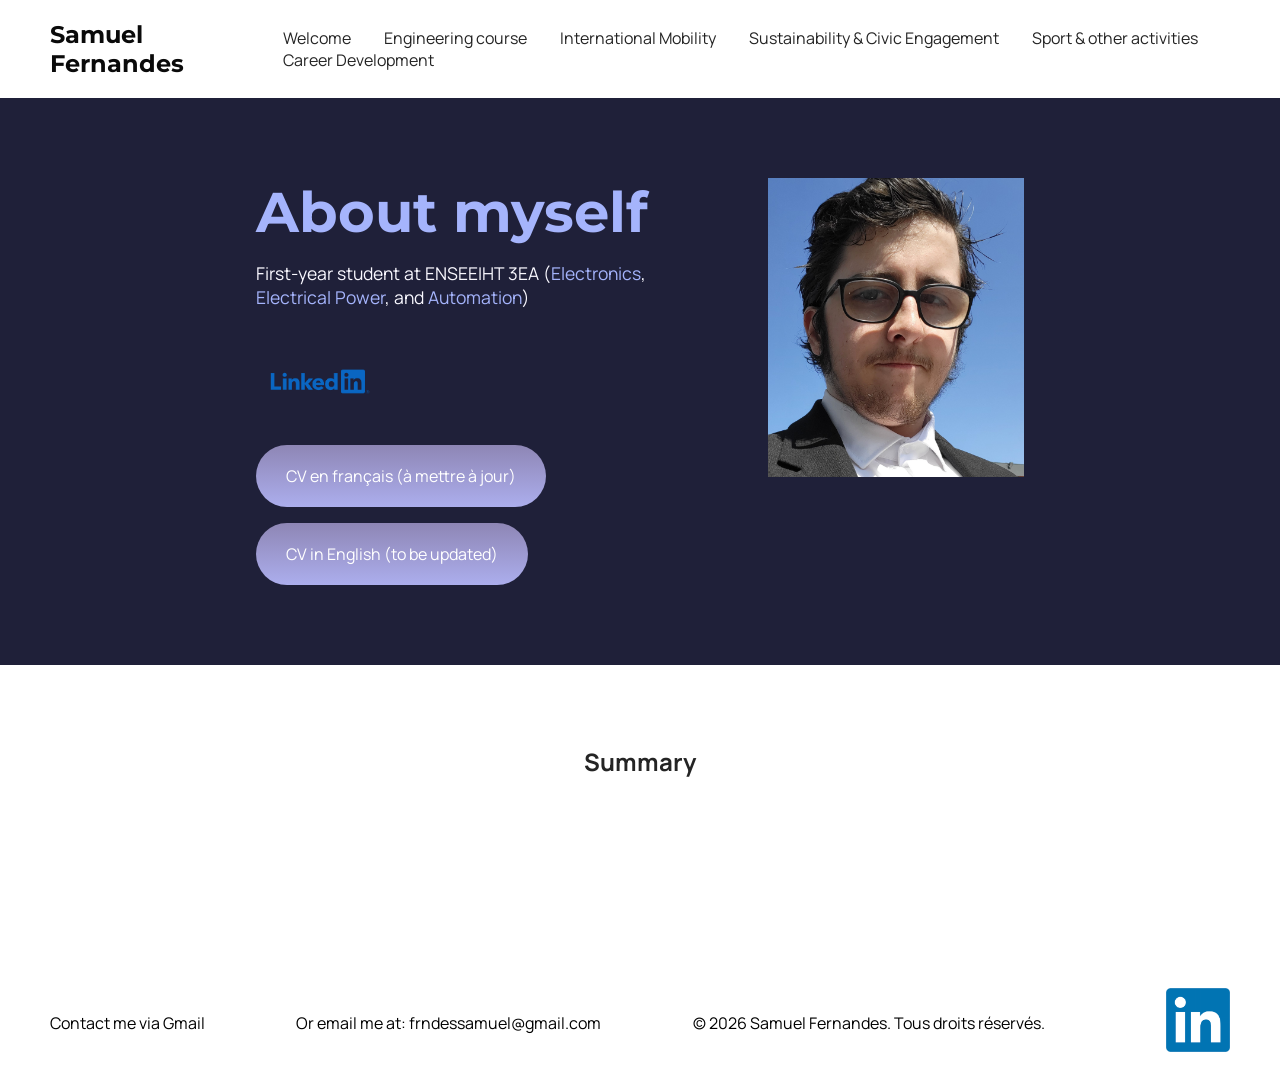
<file: index.html>
<!DOCTYPE html>
<html lang="fr">

<head>
    <meta charset="utf-8" >
    <title>Welcome</title>
    <link href="style/style.css" rel="stylesheet" >
    <link href="style/index.css" rel="stylesheet" >
    <link rel="preconnect" href="https://fonts.googleapis.com">
    <link rel="preconnect" href="https://fonts.gstatic.com" crossorigin>
    <link href="https://fonts.googleapis.com/css2?family=Manrope&family=Montserrat&display=swap" rel="stylesheet">
</head>

<body>
    <header>
        <nav>
            <p class="nom">Samuel Fernandes</p>
            <div>
                <a href="index.html">Welcome</a>
                <a href="Engineering course.html">Engineering course</a>
                <a href="International Mobility.html">International Mobility</a>
                <a href="Sustainability & Civic Engagement.html">Sustainability & Civic Engagement</a>
                <a href="Sport & other activities.html">Sport & other activities</a>
                <a href="Career Development.html">Career Development</a>
                
            </div>
        </nav>
    </header>
    <main>
        <section class="accueil-introduction">
            <div>
                <h1>About myself</h1>
                <p>
                    First-year student at ENSEEIHT 3EA (<em>Electronics</em>, <em>Electrical Power</em>, and <em>Automation</em>)
                </p>
                <div class="accueil-introduction-elements">
                    <div class="element">
                        <a target="_blank" href="https://www.linkedin.com/in/samuel-fernandes-414a6a2a8" class="lien-icone">
                            <img class="logo-linkedin2" src="images/LinkedIn-Logo.png" alt="Logo Linkedin" >
                        </a>

                        <a href="CV - Samuel Fernandes.pdf" target="_blank" class="cta">CV en français (à mettre à jour)
                        </a>
                        <a href="CV - Samuel Fernandes.pdf" target="_blank" class="cta">CV in English (to be updated)
                        </a>
                        <br>
                    </div>
                </div> 
                
            </div>
            <img class="Photo-personnelle" src="images/Photo-personnelle.jpg" alt="Portrait personnel" >
        </section>
        <section class="accueil-photos">
            <h2>Summary</h2>
            <div>
                <summary>
                </summary>
                
            </div>
            <div>
                <summary>
                </summary>
            </div>
        </section>
    </main>
    <footer>
        <a href="https://mail.google.com/mail/?view=cm&amp;fs=1&amp;to=frndessamuel%40gmail.com" target="_blank" rel="noopener noreferrer">Contact me via Gmail</a>
        <p class="footer-text">Or email me at: frndessamuel@gmail.com</p>
        <p class="footer-text">© 2026 Samuel Fernandes. Tous droits réservés.</p>
        <div>
            <a target="_blank" href="https://www.linkedin.com/in/samuel-fernandes-414a6a2a8" class="lien-icone">
                <img class="logo-linkedin" src="images/linkedin.png" alt="Logo Linkedin" >
            </a>
        </div>
    </footer>
</body>

</html>
</file>
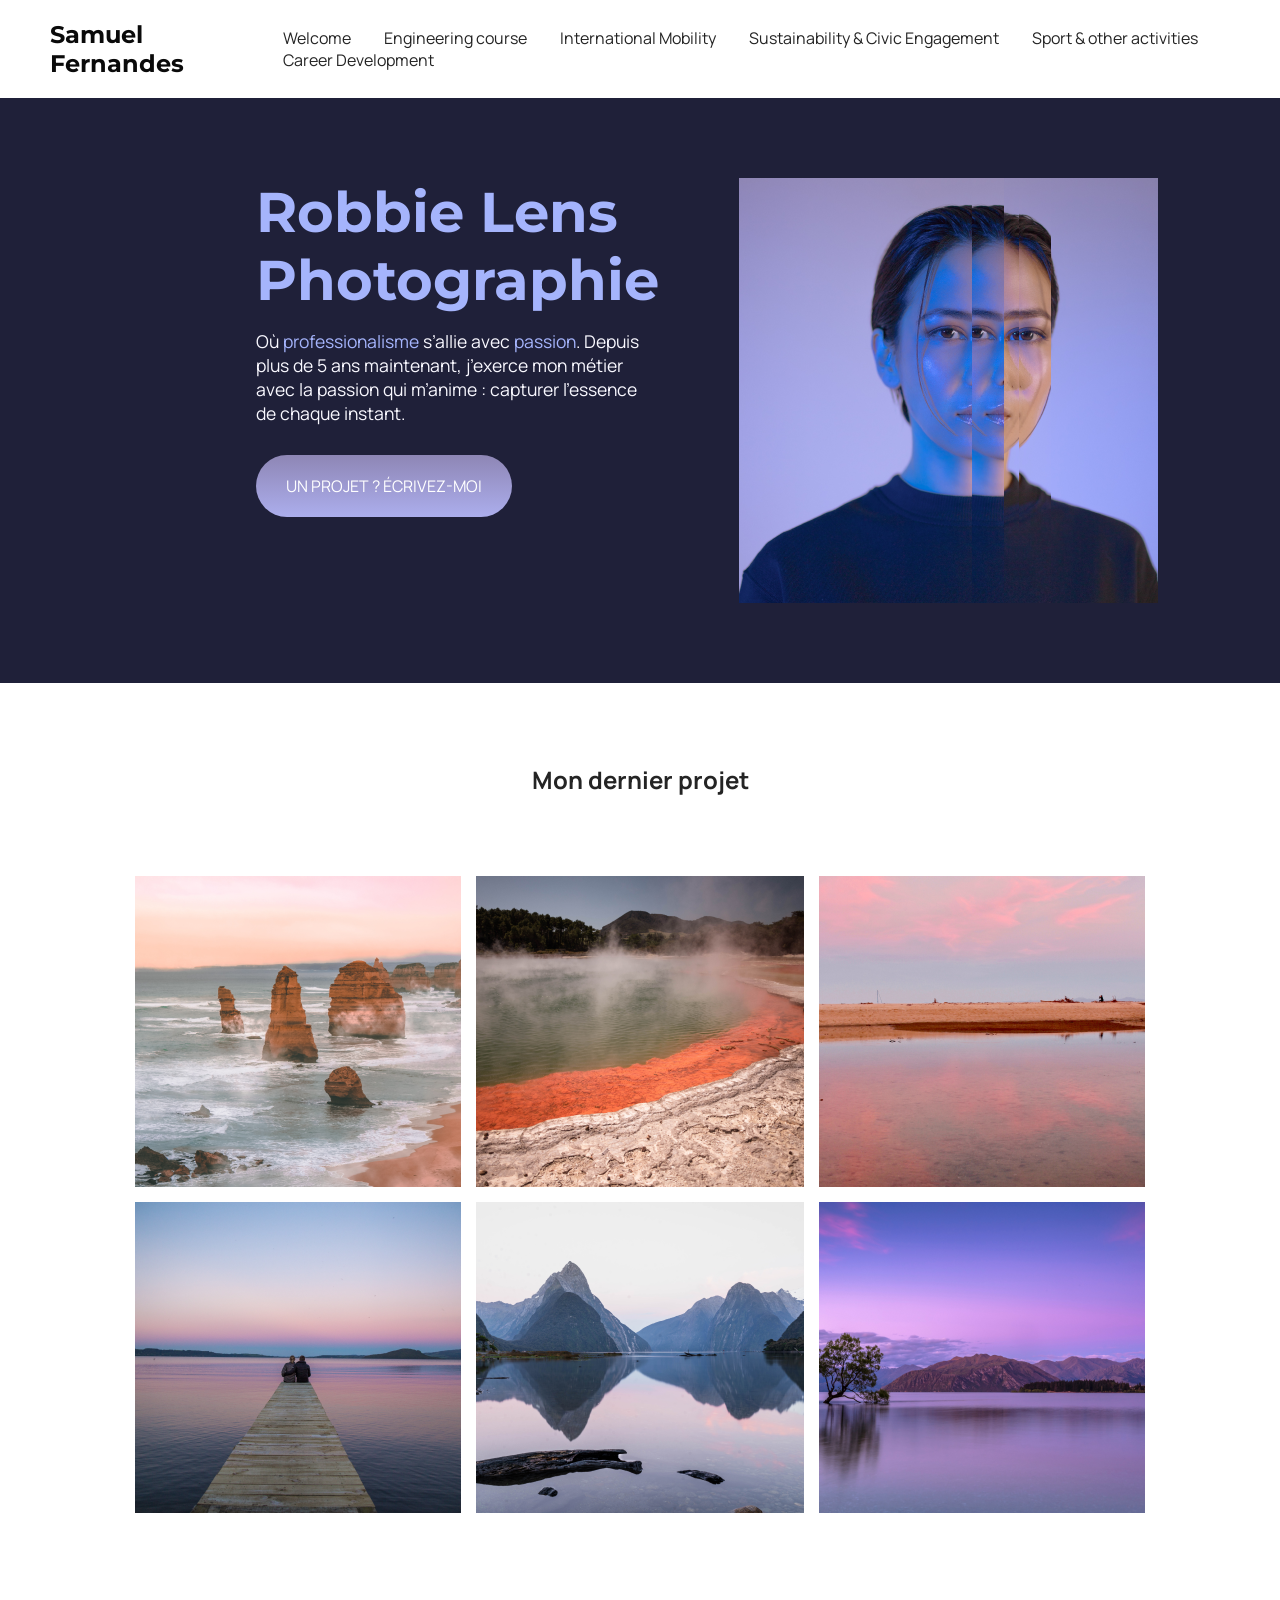
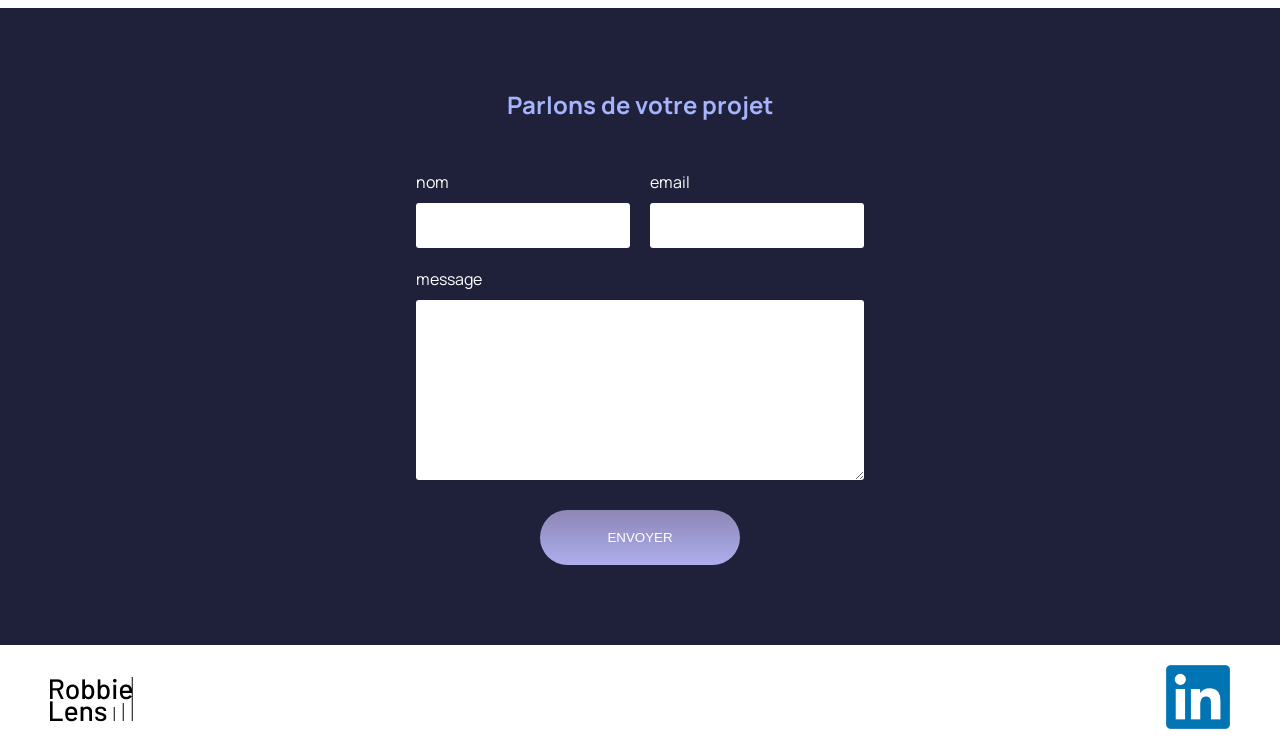
<file: Index.html>
<!DOCTYPE html>
<html lang="fr">

<head>
    <meta charset="utf-8" >
    <title>Welcome</title>
    <link href="style/style.css" rel="stylesheet" >
    <link href="style/index.css" rel="stylesheet" >
    <link rel="preconnect" href="https://fonts.googleapis.com">
    <link rel="preconnect" href="https://fonts.gstatic.com" crossorigin>
    <link href="https://fonts.googleapis.com/css2?family=Manrope&family=Montserrat&display=swap" rel="stylesheet">
</head>

<body>
    <header>
        <nav>
            <p class="nom">Samuel Fernandes</p>
            <div>
                <a href="Index.html">Welcome</a>
                <a href="Engineering course.html">Engineering course</a>
                <a href="International Mobility.html">International Mobility</a>
                <a href="Sustainability & Civic Engagement.html">Sustainability & Civic Engagement</a>
                <a href="Sport & other activities.html">Sport & other activities</a>
                <a href="Career Development.html">Career Development</a>
                
            </div>
        </nav>
    </header>
    <main>
        <section class="accueil-introduction">
            <div>
                <h1>Robbie Lens Photographie</h1>
                <p>
                    Où <em>professionalisme</em> s’allie avec <em>passion</em>. Depuis
                    plus de 5 ans maintenant, j’exerce mon métier avec la passion
                    qui m’anime : capturer l’essence de chaque instant.
                </p>
                <a href="#contact" class="cta">UN PROJET ? ÉCRIVEZ-MOI</a>
            </div>
            <img src="images/robbie-lens.png" alt="Portrait avec effet de la photographe Robbie Lens" >
        </section>
        <section class="accueil-photos">
            <h2>Mon dernier projet</h2>
            <div>
                <img src="images/accueil/element-1.png" alt="Twelve apostles - Australie" >
                <img src="images/accueil/element-2.png" alt="Wai-O-Tapu - Nouvelle-Zélande" >
                <img src="images/accueil/element-3.png" alt="Parc National d’Abel Tasman - Nouvelle-Zélande" >
            </div>
            <div>
                <img src="images/accueil/element-4.png" alt="Lac Rotorua - Nouvelle-Zélande" >
                <img src="images/accueil/element-5.png" alt="Milford Sound - Nouvelle-Zélande" >
                <img src="images/accueil/element-6.png" alt="Lac Wanaka - Nouvelle-Zélande" >
            </div>
        </section>
        <section id="contact" class="section-contact">
            <h2>Parlons de votre projet</h2>
            <form action="#" method="get">
                <div class="form-nom-email">
                    <div class="form-column">
                        <label for="nom">nom</label>
                        <input type="text" name="nom" id="nom" >
                    </div>
                    <div class="form-column">
                        <label for="email">email</label>
                        <input type="email" name="email" id="email" >
                    </div>
                </div>
                <label for="message">message</label>
                <textarea name="message" id="message" rows="10"></textarea>
                <input type="submit" value="ENVOYER" class="cta">
            </form>
        </section>
    </main>
    <footer>
        <img src="images/logo.png" alt="Logo Robbie Lens" >
        <div>
            <a target="_blank" href="https://www.linkedin.com/in/samuel-fernandes-414a6a2a8" class="lien-icone">
                <img class="logo-linkedin" src="images/linkedin.png" alt="Logo Linkedin" >
            </a>
        </div>
    </footer>
</body>

</html>
</file>
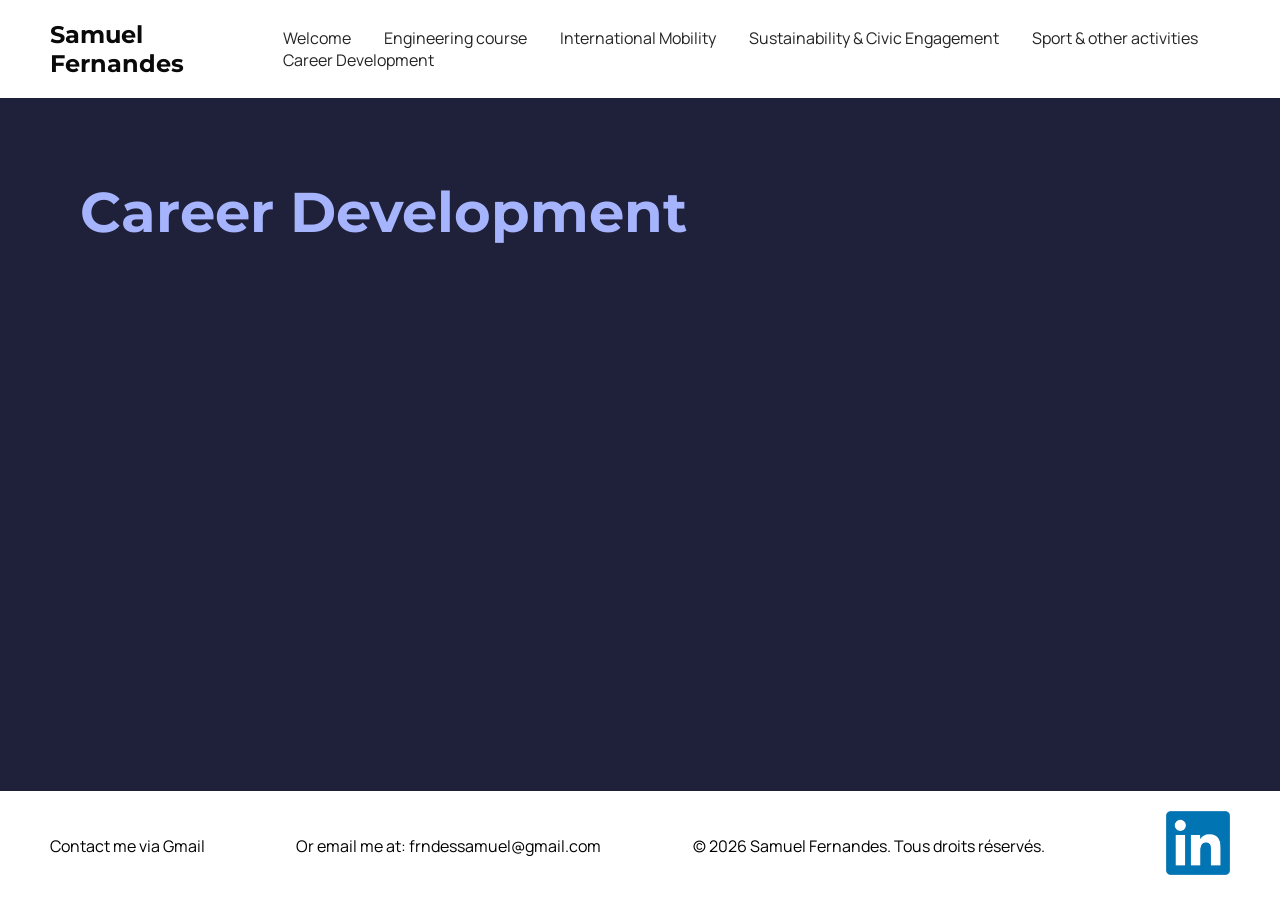
<file: Career Development.html>
<!DOCTYPE html>
<html lang="fr">

<head>
    <meta charset="utf-8" >
    <title>Portfolio - Robbie Lens Photographie</title>
    <link href="style/style.css" rel="stylesheet" >
    <link href="style/Career-Development.css" rel="stylesheet" >
    <link rel="preconnect" href="https://fonts.googleapis.com">
    <link rel="preconnect" href="https://fonts.gstatic.com" crossorigin>
    <link href="https://fonts.googleapis.com/css2?family=Manrope&family=Montserrat&display=swap" rel="stylesheet">
</head>

<body>
    <header>
        <nav>
            <p class="nom">Samuel Fernandes</p>
            <div>
                <a href="index.html">Welcome</a>
                <a href="Engineering course.html">Engineering course</a>
                <a href="International Mobility.html">International Mobility</a>
                <a href="Sustainability & Civic Engagement.html">Sustainability & Civic Engagement</a>
                <a href="Sport & other activities.html">Sport & other activities</a>
                <a href="Career Development.html">Career Development</a>
            </div>
        </nav>
    </header>
    <main>
        <section>
            <h1>Career Development</h1>
        </section>
    </main>
    <footer>
        <a href="https://mail.google.com/mail/?view=cm&amp;fs=1&amp;to=frndessamuel%40gmail.com" target="_blank" rel="noopener noreferrer">Contact me via Gmail</a>
        <p class="footer-text">Or email me at: frndessamuel@gmail.com</p>
        <p class="footer-text">© 2026 Samuel Fernandes. Tous droits réservés.</p>
        <div>
            <a target="_blank" href="https://www.linkedin.com/in/samuel-fernandes-414a6a2a8" class="lien-icone">
                <img class="logo-linkedin" src="images/linkedin.png" alt="Logo Linkedin" >
            </a>
        </div>
    </footer>
</body>

</html>
</file>
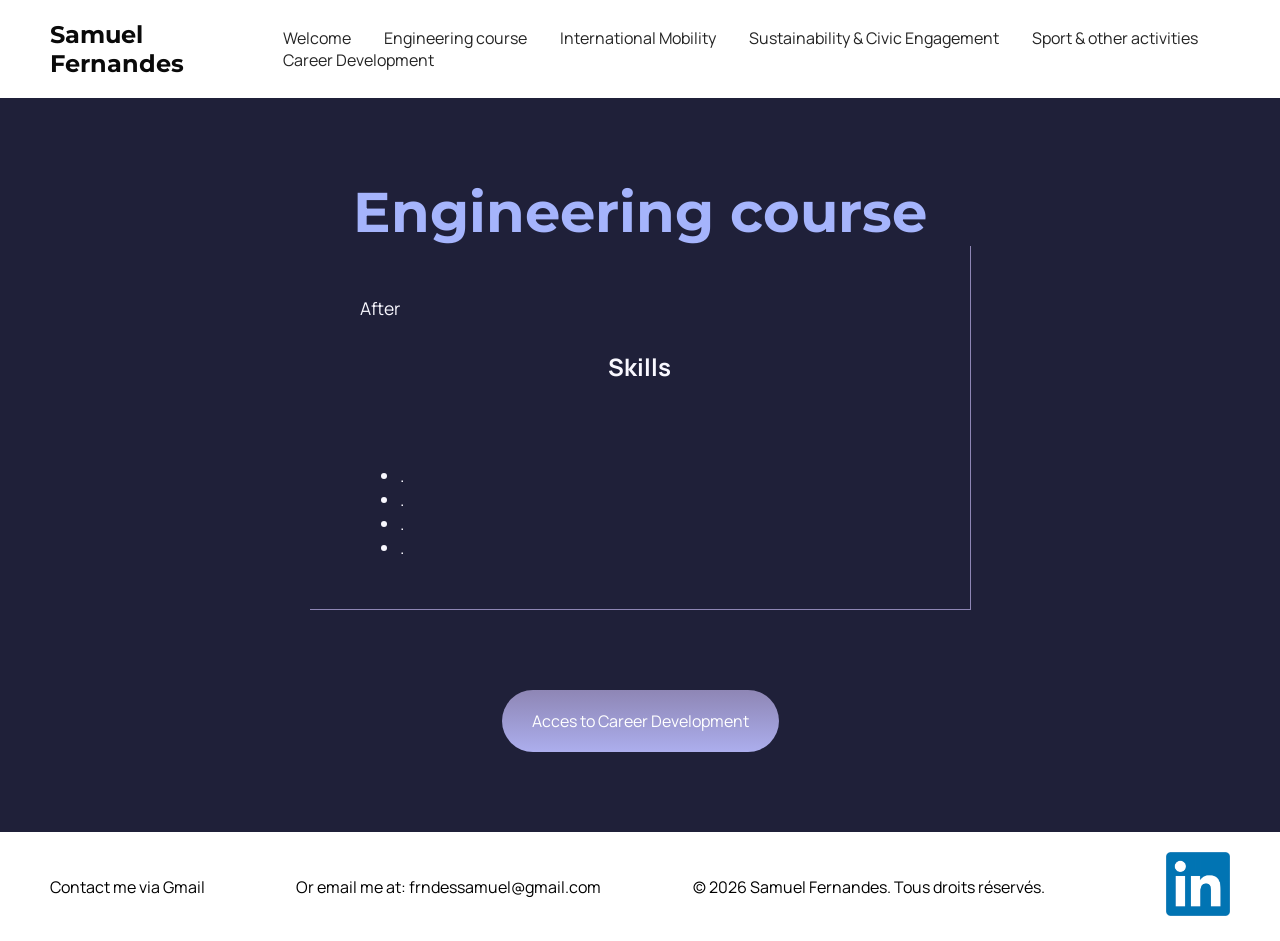
<file: Engineering course.html>
<!DOCTYPE html>
<html lang="fr">

<head>
    <meta charset="utf-8" >
    <title>Engineering course</title>
    <link href="style/style.css" rel="stylesheet" >
    <link href="style/Engineering-course.css" rel="stylesheet" >
    <link rel="preconnect" href="https://fonts.googleapis.com">
    <link rel="preconnect" href="https://fonts.gstatic.com" crossorigin>
    <link href="https://fonts.googleapis.com/css2?family=Manrope&family=Montserrat&display=swap" rel="stylesheet">
</head>

<body>
    <header>
        <nav>
            <p class="nom">Samuel Fernandes</p>
            <div>
                <a href="index.html">Welcome</a>
                <a href="Engineering course.html">Engineering course</a>
                <a href="International Mobility.html">International Mobility</a>
                <a href="Sustainability & Civic Engagement.html">Sustainability & Civic Engagement</a>
                <a href="Sport & other activities.html">Sport & other activities</a>
                <a href="Career Development.html">Career Development</a>
            </div>
        </nav>
    </header>
    <main class="Engineering-course-main">
        <section>
            <h1>Engineering course</h1>
            <div class="carre-contenu">
                <p>
                    After
                </p>
                <h2>Skills</h2>
                <ul>
                    <li>.</li>
                    <li>.</li>
                    <li>.</li>
                    <li>.</li>
                </ul>
            </div>
            <div>
                <a href="Career Development.html" class="cta">Acces to Career Development</a>
            </div>
        </section>
    </main>
    <footer>
        <a href="https://mail.google.com/mail/?view=cm&amp;fs=1&amp;to=frndessamuel%40gmail.com" target="_blank" rel="noopener noreferrer">Contact me via Gmail</a>
        <p class="footer-text">Or email me at: frndessamuel@gmail.com</p>
        <p class="footer-text">© 2026 Samuel Fernandes. Tous droits réservés.</p>
        <div>
            <a target="_blank" href="https://www.linkedin.com/in/samuel-fernandes-414a6a2a8" class="lien-icone">
                <img class="logo-linkedin" src="images/linkedin.png" alt="Logo Linkedin" >
            </a>
        </div>
    </footer>
</body>
</html>
</file>
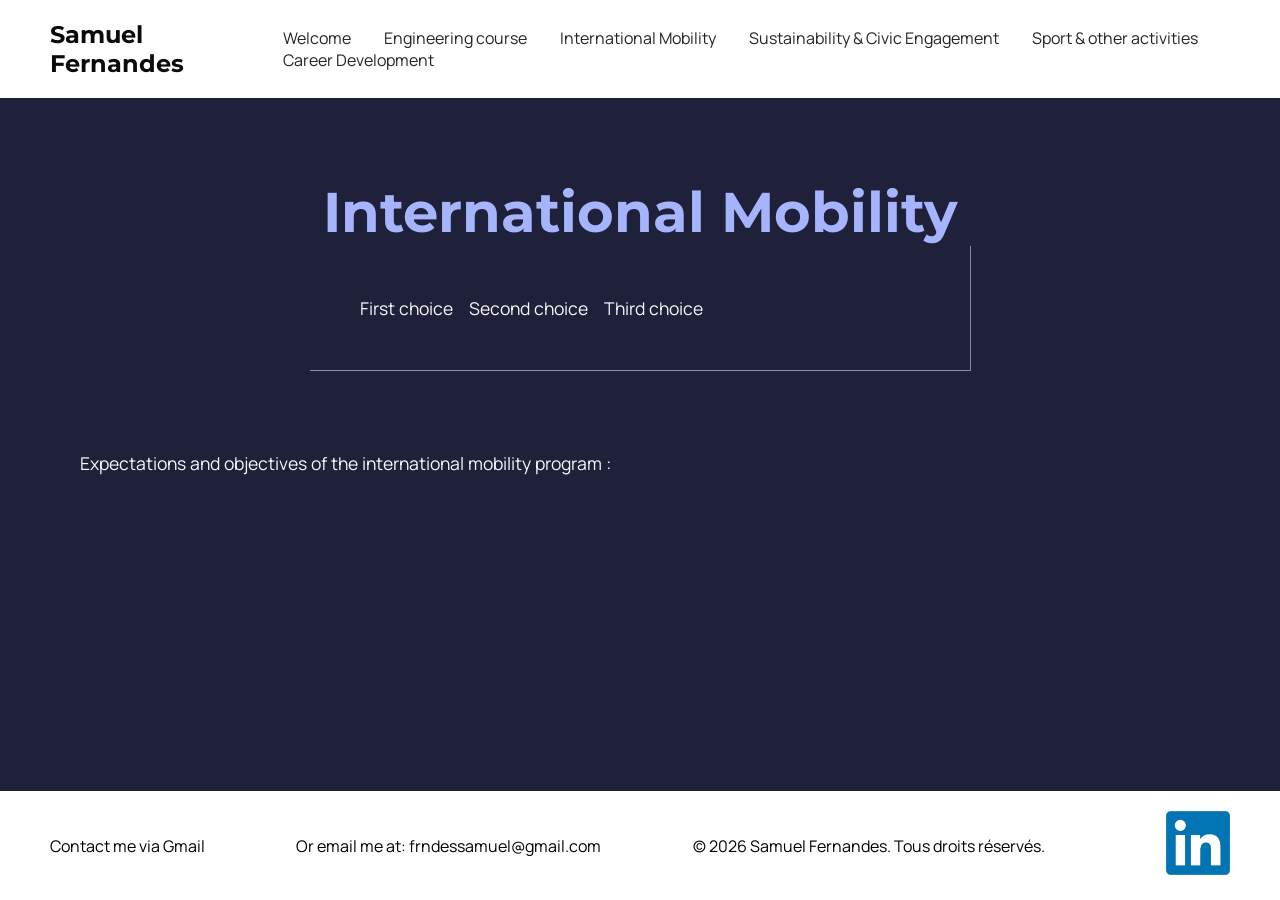
<file: International Mobility.html>
<!DOCTYPE html>
<html lang="fr">

<head>
    <meta charset="utf-8" >
    <title>International Mobility</title>
    <link href="style/style.css" rel="stylesheet" >
    <link href="style/International-Mobility.css" rel="stylesheet" >
    <link rel="preconnect" href="https://fonts.googleapis.com">
    <link rel="preconnect" href="https://fonts.gstatic.com" crossorigin>
    <link href="https://fonts.googleapis.com/css2?family=Manrope&family=Montserrat&display=swap" rel="stylesheet">
</head>

<body>
    <header>
        <nav>
            <p class="nom">Samuel Fernandes</p>
            <div>
                <a href="index.html">Welcome</a>
                <a href="Engineering course.html">Engineering course</a>
                <a href="International Mobility.html">International Mobility</a>
                <a href="Sustainability & Civic Engagement.html">Sustainability & Civic Engagement</a>
                <a href="Sport & other activities.html">Sport & other activities</a>
                <a href="Career Development.html">Career Development</a>
            </div>
        </nav>
    </header>
    <main class="International-Mobility-main">
        <section>
            <h1>International Mobility</h1>
            <div class="carre-contenu">
                <div class="elements">
                <div class="element">
                    <p>
                        First choice
                    </p>
                    <p>
                        Second choice
                    </p>
                    <p>
                        Third choice
                    </p>
                    <br>    
                </div>
            </div>
            </div>
            <p>
                Expectations and objectives of the international mobility program :
            </p>
        </section>
    </main>
    <footer>
        <a href="https://mail.google.com/mail/?view=cm&amp;fs=1&amp;to=frndessamuel%40gmail.com" target="_blank" rel="noopener noreferrer">Contact me via Gmail</a>
        <p class="footer-text">Or email me at: frndessamuel@gmail.com</p>
        <p class="footer-text">© 2026 Samuel Fernandes. Tous droits réservés.</p>
        <div>
            <a target="_blank" href="https://www.linkedin.com/in/samuel-fernandes-414a6a2a8" class="lien-icone">
                <img class="logo-linkedin" src="images/linkedin.png" alt="Logo Linkedin" >
            </a>
        </div>
    </footer>
</body>
</html>
</file>
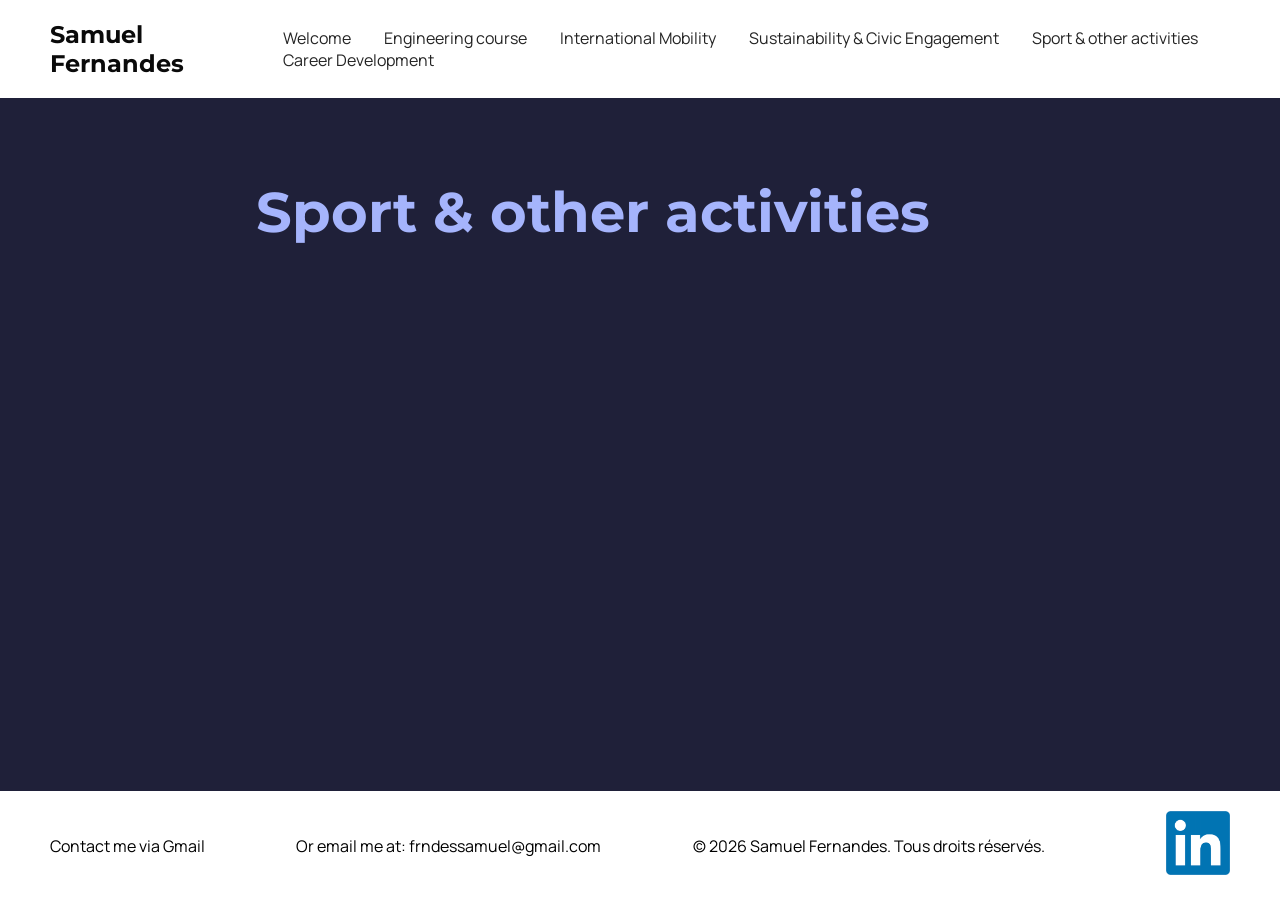
<file: Sport & other activities.html>
<!DOCTYPE html>
<html lang="fr">

<head>
    <meta charset="utf-8" >
    <title>Welcome</title>
    <link href="style/style.css" rel="stylesheet" >
    <link href="style/Sport-&-other-activities.css" rel="stylesheet" >
    <link rel="preconnect" href="https://fonts.googleapis.com">
    <link rel="preconnect" href="https://fonts.gstatic.com" crossorigin>
    <link href="https://fonts.googleapis.com/css2?family=Manrope&family=Montserrat&display=swap" rel="stylesheet">
</head>

<body>
    <header>
        <nav>
            <p class="nom">Samuel Fernandes</p>
            <div>
                <a href="index.html">Welcome</a>
                <a href="Engineering course.html">Engineering course</a>
                <a href="International Mobility.html">International Mobility</a>
                <a href="Sustainability & Civic Engagement.html">Sustainability & Civic Engagement</a>
                <a href="Sport & other activities.html">Sport & other activities</a>
                <a href="Career Development.html">Career Development</a>
            </div>
        </nav>
    </header>
    <main>
        <section class="accueil-introduction">
            <div>
                <h1>Sport & other activities</h1>
            </div>
        </section>   
    </main>
    <footer>
        <a href="https://mail.google.com/mail/?view=cm&amp;fs=1&amp;to=frndessamuel%40gmail.com" target="_blank" rel="noopener noreferrer">Contact me via Gmail</a>
        <p class="footer-text">Or email me at: frndessamuel@gmail.com</p>
        <p class="footer-text">© 2026 Samuel Fernandes. Tous droits réservés.</p>
        <div>
            <a target="_blank" href="https://www.linkedin.com/in/samuel-fernandes-414a6a2a8" class="lien-icone">
                <img class="logo-linkedin" src="images/linkedin.png" alt="Logo Linkedin" >
            </a>
        </div>
    </footer>
</body>

</html>
</file>
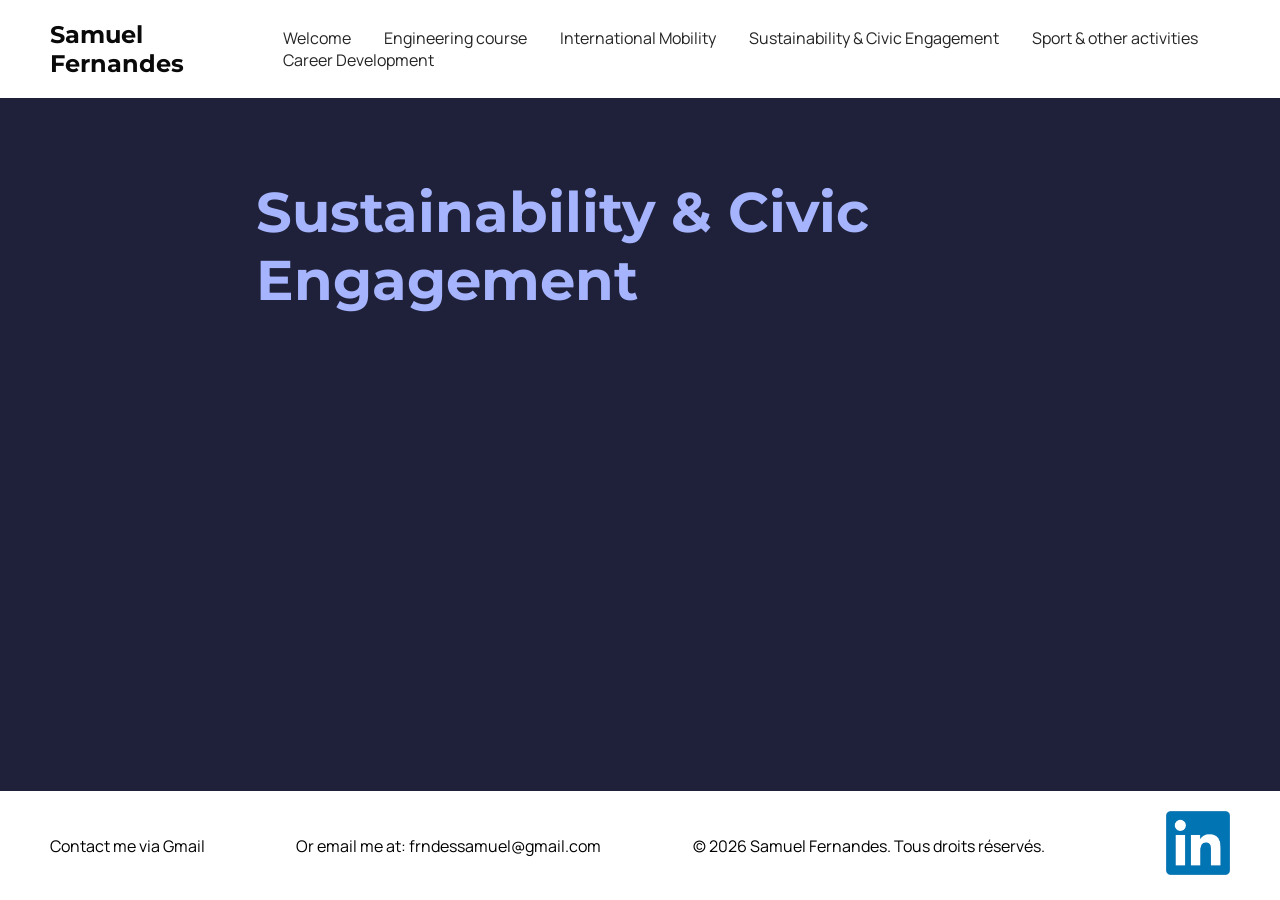
<file: Sustainability & Civic Engagement.html>
<!DOCTYPE html>
<html lang="fr">

<head>
    <meta charset="utf-8" >
    <title>Welcome</title>
    <link href="style/style.css" rel="stylesheet" >
    <link href="style/Sustainability-&-Civic-Engagement.css" rel="stylesheet" >
    <link rel="preconnect" href="https://fonts.googleapis.com">
    <link rel="preconnect" href="https://fonts.gstatic.com" crossorigin>
    <link href="https://fonts.googleapis.com/css2?family=Manrope&family=Montserrat&display=swap" rel="stylesheet">
</head>

<body>
    <header>
        <nav>
            <p class="nom">Samuel Fernandes</p>
            <div>
                <a href="index.html">Welcome</a>
                <a href="Engineering course.html">Engineering course</a>
                <a href="International Mobility.html">International Mobility</a>
                <a href="Sustainability & Civic Engagement.html">Sustainability & Civic Engagement</a>
                <a href="Sport & other activities.html">Sport & other activities</a>
                <a href="Career Development.html">Career Development</a>
            </div>
        </nav>
    </header>
    <main>
        <section class="accueil-introduction">
            <div>
                <h1>Sustainability & Civic Engagement</h1>   
            </div>
        </section>   
    </main>
    <footer>
        <a href="https://mail.google.com/mail/?view=cm&amp;fs=1&amp;to=frndessamuel%40gmail.com" target="_blank" rel="noopener noreferrer">Contact me via Gmail</a>
        <p class="footer-text">Or email me at: frndessamuel@gmail.com</p>
        <p class="footer-text">© 2026 Samuel Fernandes. Tous droits réservés.</p>
        <div>
            <a target="_blank" href="https://www.linkedin.com/in/samuel-fernandes-414a6a2a8" class="lien-icone">
                <img class="logo-linkedin" src="images/linkedin.png" alt="Logo Linkedin" >
            </a>
        </div>
    </footer>
</body>

</html>
</file>
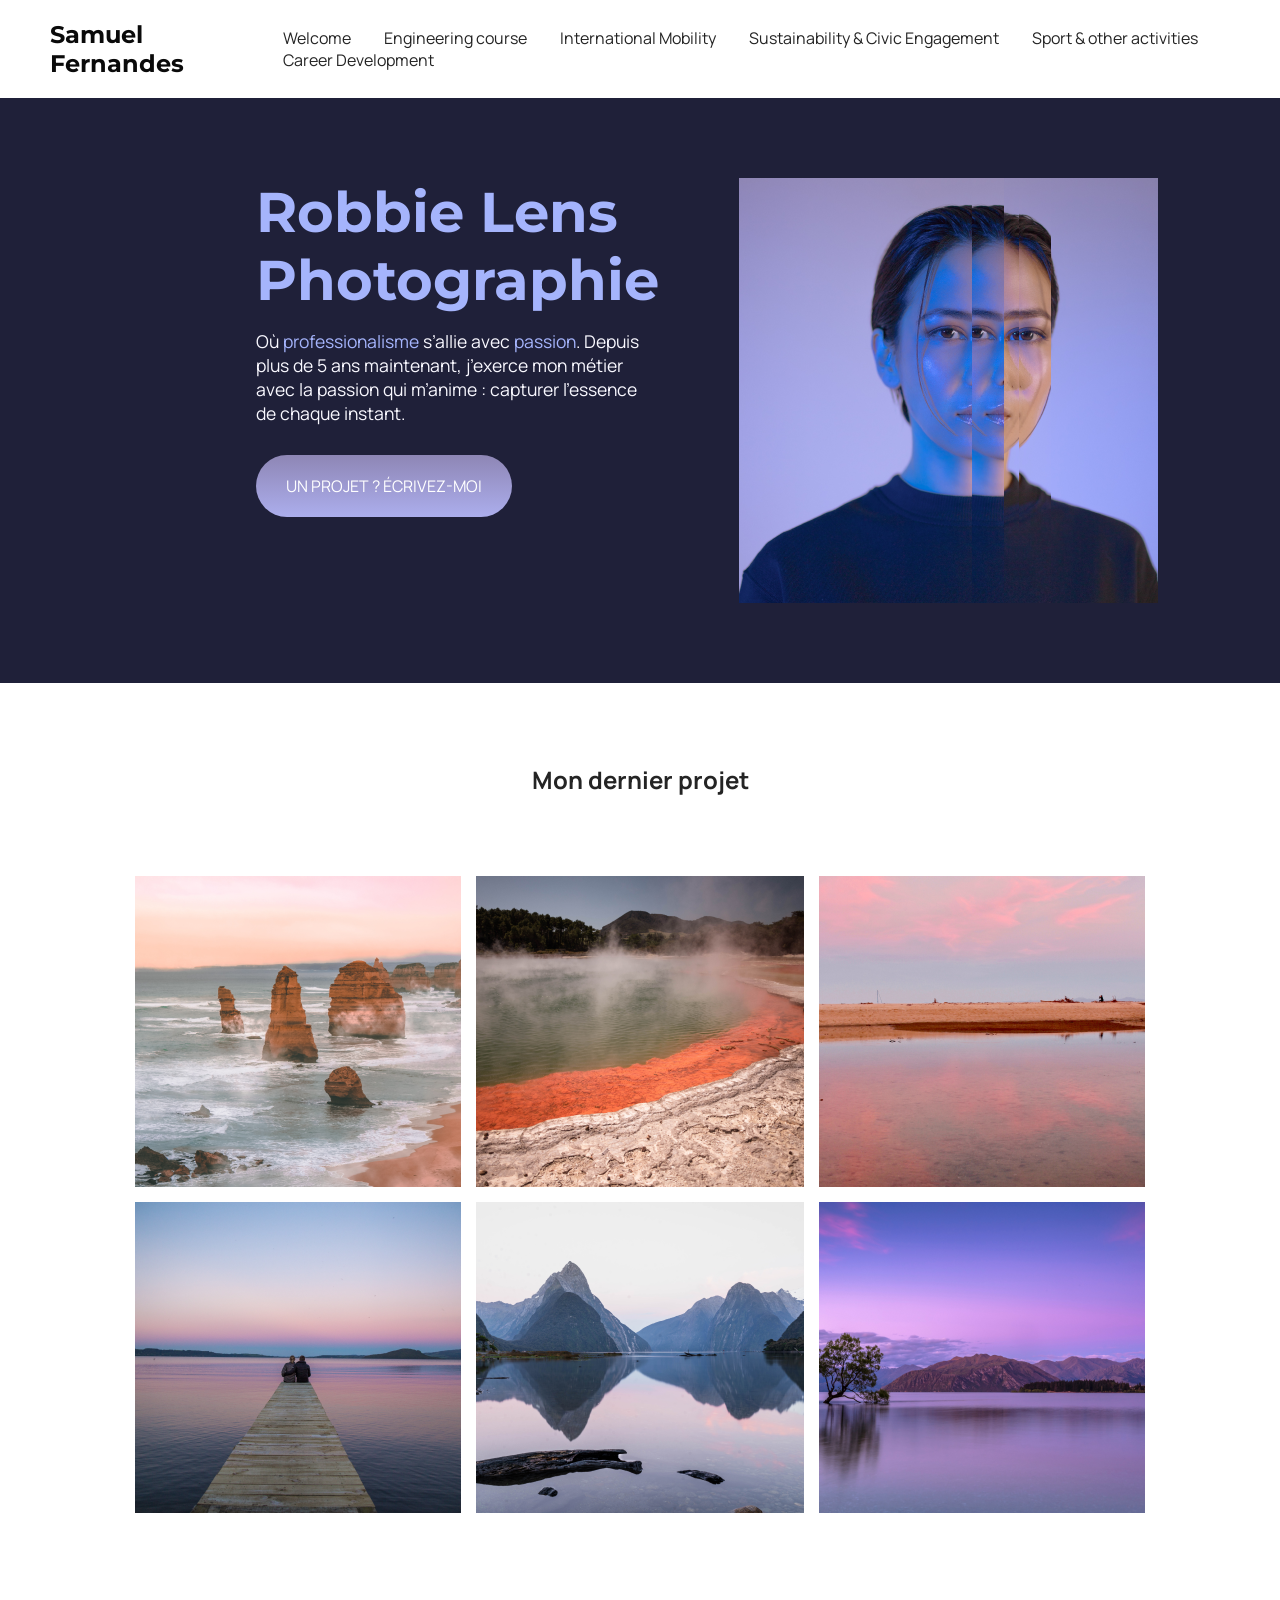
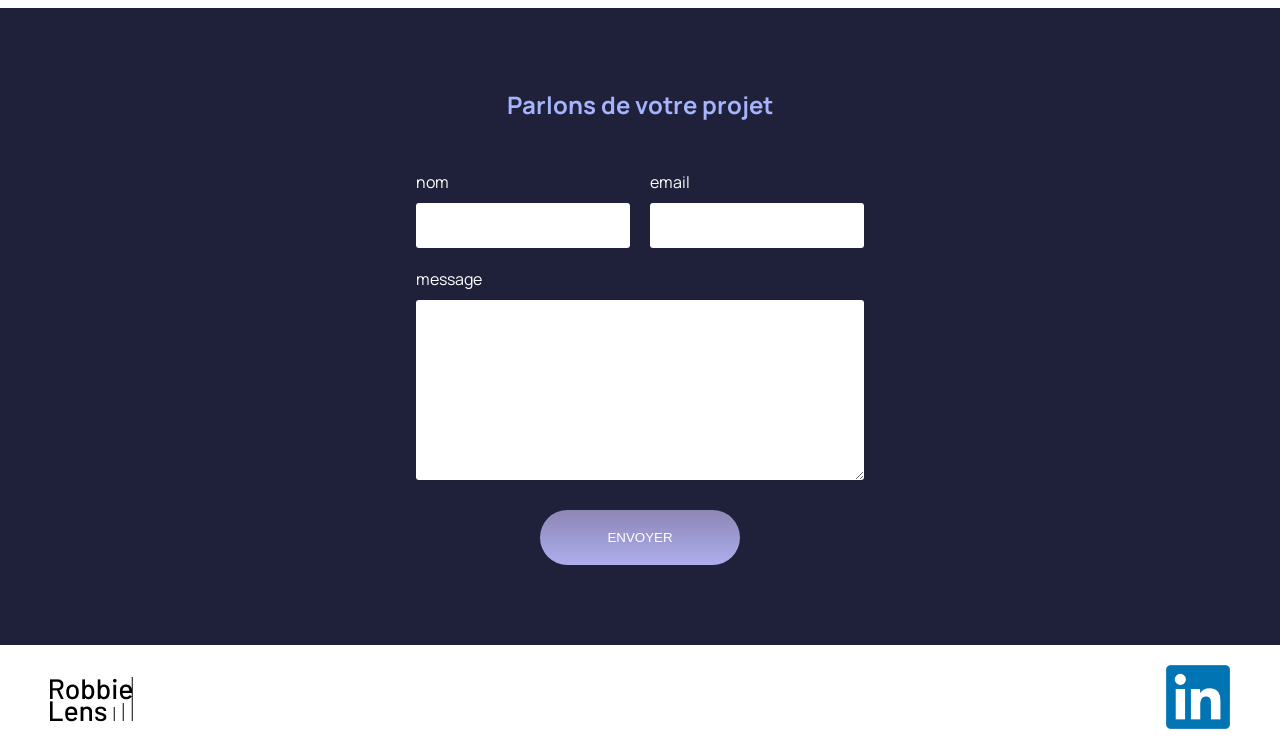
<file: Welcome.html>
<!DOCTYPE html>
<html lang="fr">

<head>
    <meta charset="utf-8" >
    <title>Welcome</title>
    <link href="style/style.css" rel="stylesheet" >
    <link href="style/index.css" rel="stylesheet" >
    <link rel="preconnect" href="https://fonts.googleapis.com">
    <link rel="preconnect" href="https://fonts.gstatic.com" crossorigin>
    <link href="https://fonts.googleapis.com/css2?family=Manrope&family=Montserrat&display=swap" rel="stylesheet">
</head>

<body>
    <header>
        <nav>
            <p class="nom">Samuel Fernandes</p>
            <div>
                <a href="Welcome.html">Welcome</a>
                <a href="Engineering course.html">Engineering course</a>
                <a href="International Mobility.html">International Mobility</a>
                <a href="Sustainability & Civic Engagement.html">Sustainability & Civic Engagement</a>
                <a href="Sport & other activities.html">Sport & other activities</a>
                <a href="Career Development.html">Career Development</a>
                
            </div>
        </nav>
    </header>
    <main>
        <section class="accueil-introduction">
            <div>
                <h1>Robbie Lens Photographie</h1>
                <p>
                    Où <em>professionalisme</em> s’allie avec <em>passion</em>. Depuis
                    plus de 5 ans maintenant, j’exerce mon métier avec la passion
                    qui m’anime : capturer l’essence de chaque instant.
                </p>
                <a href="#contact" class="cta">UN PROJET ? ÉCRIVEZ-MOI</a>
            </div>
            <img src="images/robbie-lens.png" alt="Portrait avec effet de la photographe Robbie Lens" >
        </section>
        <section class="accueil-photos">
            <h2>Mon dernier projet</h2>
            <div>
                <img src="images/accueil/element-1.png" alt="Twelve apostles - Australie" >
                <img src="images/accueil/element-2.png" alt="Wai-O-Tapu - Nouvelle-Zélande" >
                <img src="images/accueil/element-3.png" alt="Parc National d’Abel Tasman - Nouvelle-Zélande" >
            </div>
            <div>
                <img src="images/accueil/element-4.png" alt="Lac Rotorua - Nouvelle-Zélande" >
                <img src="images/accueil/element-5.png" alt="Milford Sound - Nouvelle-Zélande" >
                <img src="images/accueil/element-6.png" alt="Lac Wanaka - Nouvelle-Zélande" >
            </div>
        </section>
        <section id="contact" class="section-contact">
            <h2>Parlons de votre projet</h2>
            <form action="#" method="get">
                <div class="form-nom-email">
                    <div class="form-column">
                        <label for="nom">nom</label>
                        <input type="text" name="nom" id="nom" >
                    </div>
                    <div class="form-column">
                        <label for="email">email</label>
                        <input type="email" name="email" id="email" >
                    </div>
                </div>
                <label for="message">message</label>
                <textarea name="message" id="message" rows="10"></textarea>
                <input type="submit" value="ENVOYER" class="cta">
            </form>
        </section>
    </main>
    <footer>
        <img src="images/logo.png" alt="Logo Robbie Lens" >
        <div>
            <a target="_blank" href="https://www.linkedin.com/in/samuel-fernandes-414a6a2a8" class="lien-icone">
                <img class="logo-linkedin" src="images/linkedin.png" alt="Logo Linkedin" >
            </a>
        </div>
    </footer>
</body>

</html>
</file>
<file: style/style.css>
* {
    margin: 0;
}
  
body {
    min-height: 100vh;
    display: flex;
    flex-direction: column;
    font-family: 'Manrope', sans-serif;
    font-size: 1em;
    background-color: #1f2039;
}
  
a {
    color: #242424;
    text-decoration: none;
}
  
em {
    color: #a5b4fc;
    font-style: normal;
}
  
h1 {
    font-size: 3.5em;
    color: #a5b4fc;
    font-family: 'Montserrat', sans-serif;
}
  
h2 {
    color: #f9f8ff;
}
  
p,li {
    font-size: 1.1em;
    color: #f9f8ff;
}
  
header,footer {
    background-color: white;
    padding: 20px 50px;
}

header {
    position: sticky;
    top: 0;
    z-index: 10;
}
  
.cta {
    display: inline-block;
    background: linear-gradient(#8e86b5, #acaeed);
    color: white;
    border-radius: 50px;
    padding: 20px 30px;
}
  
a:hover {
    text-decoration: underline;
}
  
.cta:hover {
    background: linear-gradient(#696484, #8788ba);
    text-decoration: none;
}
  
.lien-icone {
    margin-left: 30px;
}
  
.lien-icone:hover {
    opacity: 0.5;
}
  
section {
    padding: 80px;
}

main {
  flex-grow: 1;
}

footer,nav {
    color: #242424;
    display: flex;
    flex-direction: row;
    align-items: center;
    justify-content: space-between;
    margin-top: auto;
    flex-grow: 0;
    flex-shrink: 0;
}

.footer-text {
    color: #000;
    font-size: 1em;
}

footer a {
    color: #000;
}

.logo-linkedin {
    width: 64px;
    height: auto;
}

.logo-linkedin2 {
    width: 128px;
    height: auto;
}


.nom {
    font-size: 1.5em;
    color: #0a0a0a;
    font-family: 'Montserrat', sans-serif;
    font-weight: bold;
}
  
nav a {
    margin-left: 30px;
}

@media screen and (max-width: 996px) {
    header nav {
      flex-direction: column;
      align-items: center;
      justify-content: center;
}
}
</file>
<file: style/index.css>
.accueil-photos {
    background-color: white;
    padding: 80px;
}

.Photo-personnelle {
    width: 256px;
    height: auto;
}

.accueil-photos h2 {
    color: #242424;
    text-align: center;
    margin-bottom: 80px;
}
  
.accueil-photos div {
    display: flex;
    flex-direction: row;
    gap: 15px;
    justify-content: center;
    margin-bottom: 15px;
}
  
.accueil-introduction {
    display: flex;
    flex-direction: row;
    width: 60%;
    align-items: flex-start;
    margin: auto;
}
  
.accueil-introduction h1 {
    margin-bottom: 15px;
}
  
.accueil-introduction-elements {
  display: flex;
}
.accueil-introduction-elements .element {
  display: flex;
  align-items: center;
  gap: 16px;
  flex-wrap: wrap;
}
.accueil-introduction-elements .lien-icone {
  margin-left: 0;
}
.accueil-introduction p {
    margin-bottom: 30px;
}
  
.accueil-introduction > div {
    padding-right: 80px;
}

.section-contact h2 {
    color: #a5b4fc;
    text-align: center;
    margin-bottom: 50px;
  }
  
  form {
    display: flex;
    flex-direction: column;
    width: 40%;
    margin: auto;
    color: white;
  }
  
  .form-nom-email {
    display: flex;
    flex-direction: row;
    gap: 20px;
  }
  
  .form-column {
    flex: 1;
    display: flex;
    flex-direction: column;
    margin-bottom: 20px;
  }
  
  input,
  textarea {
    padding: 15px;
    border-radius: 3px;
    border: none;
  }
  
  label {
    margin-bottom: 10px;
  }
  
  input[type='submit'] {
    width: 200px;
    margin: auto;
    margin-top: 30px;
  }

@media screen and (max-width: 996px) {
    .accueil-introduction {
      flex-direction: column;
      align-items: center;
      justify-content: center;
}
}
</file>
<file: style/Career-Development.css>
.portfolio-section-photos {
    background-color: white;
}
  
.portfolio-section-photos h2 {
    color: #242424;
    margin-bottom: 80px;
}
  
.grid-paysages {
    display: grid;
    grid-template-columns: 1fr 1fr 1fr;
    grid-template-rows: 300px 300px 300px;
    gap: 15px;
}
  
.grid-portraits {
    display: grid;
    grid-template-columns: 1fr 1fr 1fr;
    grid-template-rows: 300px 300px;
    gap: 15px;
}
  
.grid-paysages img, .grid-portraits img {
    width: 100%;
    height: 100%;
    object-fit: cover;
}
  
.lien-conteneur-photo {
    position: relative;
}
  
.photo-hover {
    position: absolute;
    top: 0;
    left: 0;
    right: 0;
    bottom: 0;
    display: flex;
    align-items: center;
    justify-content: center;
    font-size: 1.5em;
    color: white;
    background-color: rgba(0, 0, 0, 0.7);
    display: none;
}
  
.lien-conteneur-photo:hover .photo-hover {
    display: flex;
}

@media screen and (max-width: 996px) {
    .grid-paysages {
      grid-template-columns: 1fr;
      gap: 15px;
}
}
</file>
<file: style/Engineering-course.css>
.carre-contenu {
    border-right: 1px solid #8e86b5;
    border-bottom: 1px solid #8e86b5;
    padding: 50px;
    width: 50%;
    margin: auto;
    margin-bottom: 80px;
}
  
.carre-contenu h2 {
    margin-top: 30px;
}
  
.carre-contenu ul {
    margin-top: 30px;
}
  
.carre-contenu + div {
    text-align: center;
}
  
.a-propos-main {
    margin: auto;
}
  
table {
    color: white;
    text-align: center;
    width: 100%;
    border-collapse: collapse;
}
  
td,th {
    padding: 15px;
    border: 1px solid #a5b4fc;
}
  
td {
    padding: 80px;
}
  
h2 {
    margin-bottom: 80px;
}
  
h1,h2 {
    text-align: center;
}


@media screen and (max-width: 996px) {
    .section-tarifs {
      display: none;
}
}
</file>
<file: style/International-Mobility.css>
.carre-contenu {
    border-right: 1px solid #8e86b5;
    border-bottom: 1px solid #8e86b5;
    text-align: center;
    padding: 50px;
    width: 50%;
    margin: auto;
    margin-bottom: 80px;
}

.elements {
  display: flex;
}
.elements .element {
  display: flex;
  align-items: center;
  text-align: center;
  gap: 16px;
  flex-wrap: wrap;
  padding-right: 80px;
}

.carre-contenu h2 {
    margin-top: 30px;
}
  
.carre-contenu ul {
    margin-top: 30px;
}
  
.carre-contenu + div {
    text-align: center;
}
  
.a-propos-main {
    margin: auto;
}
  
table {
    color: white;
    text-align: center;
    width: 100%;
    border-collapse: collapse;
}
  
td,th {
    padding: 15px;
    border: 1px solid #a5b4fc;
}
  
td {
    padding: 80px;
}
  
h2 {
    margin-bottom: 80px;
}
  
h1,h2 {
    text-align: center;
}


@media screen and (max-width: 996px) {
    .section-tarifs {
      display: none;
}
}
</file>
<file: style/Sport-&-other-activities.css>
.accueil-photos {
    background-color: white;
    padding: 80px;
}
  
.accueil-photos h2 {
    color: #242424;
    text-align: center;
    margin-bottom: 80px;
}
  
.accueil-photos div {
    display: flex;
    flex-direction: row;
    gap: 15px;
    justify-content: center;
    margin-bottom: 15px;
}
  
.accueil-introduction {
    display: flex;
    flex-direction: row;
    width: 60%;
    align-items: flex-start;
    margin: auto;
}
  
.accueil-introduction h1 {
    margin-bottom: 15px;
}
  
.accueil-introduction p {
    margin-bottom: 30px;
}
  
.accueil-introduction div {
    padding-right: 80px;
}

.section-contact h2 {
    color: #a5b4fc;
    text-align: center;
    margin-bottom: 50px;
  }
  
  form {
    display: flex;
    flex-direction: column;
    width: 40%;
    margin: auto;
    color: white;
  }
  
  .form-nom-email {
    display: flex;
    flex-direction: row;
    gap: 20px;
  }
  
  .form-column {
    flex: 1;
    display: flex;
    flex-direction: column;
    margin-bottom: 20px;
  }
  
  input,
  textarea {
    padding: 15px;
    border-radius: 3px;
    border: none;
  }
  
  label {
    margin-bottom: 10px;
  }
  
  input[type='submit'] {
    width: 200px;
    margin: auto;
    margin-top: 30px;
  }

@media screen and (max-width: 996px) {
    .accueil-introduction {
      flex-direction: column;
      align-items: center;
      justify-content: center;
}
}
</file>
<file: style/Sustainability-&-Civic-Engagement.css>
.accueil-photos {
    background-color: white;
    padding: 80px;
}
  
.accueil-photos h2 {
    color: #242424;
    text-align: center;
    margin-bottom: 80px;
}
  
.accueil-photos div {
    display: flex;
    flex-direction: row;
    gap: 15px;
    justify-content: center;
    margin-bottom: 15px;
}
  
.accueil-introduction {
    display: flex;
    flex-direction: row;
    width: 60%;
    align-items: flex-start;
    margin: auto;
}
  
.accueil-introduction h1 {
    margin-bottom: 15px;
}
  
.accueil-introduction p {
    margin-bottom: 30px;
}
  
.accueil-introduction div {
    padding-right: 80px;
}

.section-contact h2 {
    color: #a5b4fc;
    text-align: center;
    margin-bottom: 50px;
  }
  
  form {
    display: flex;
    flex-direction: column;
    width: 40%;
    margin: auto;
    color: white;
  }
  
  .form-nom-email {
    display: flex;
    flex-direction: row;
    gap: 20px;
  }
  
  .form-column {
    flex: 1;
    display: flex;
    flex-direction: column;
    margin-bottom: 20px;
  }
  
  input,
  textarea {
    padding: 15px;
    border-radius: 3px;
    border: none;
  }
  
  label {
    margin-bottom: 10px;
  }
  
  input[type='submit'] {
    width: 200px;
    margin: auto;
    margin-top: 30px;
  }

@media screen and (max-width: 996px) {
    .accueil-introduction {
      flex-direction: column;
      align-items: center;
      justify-content: center;
}
}
</file>
